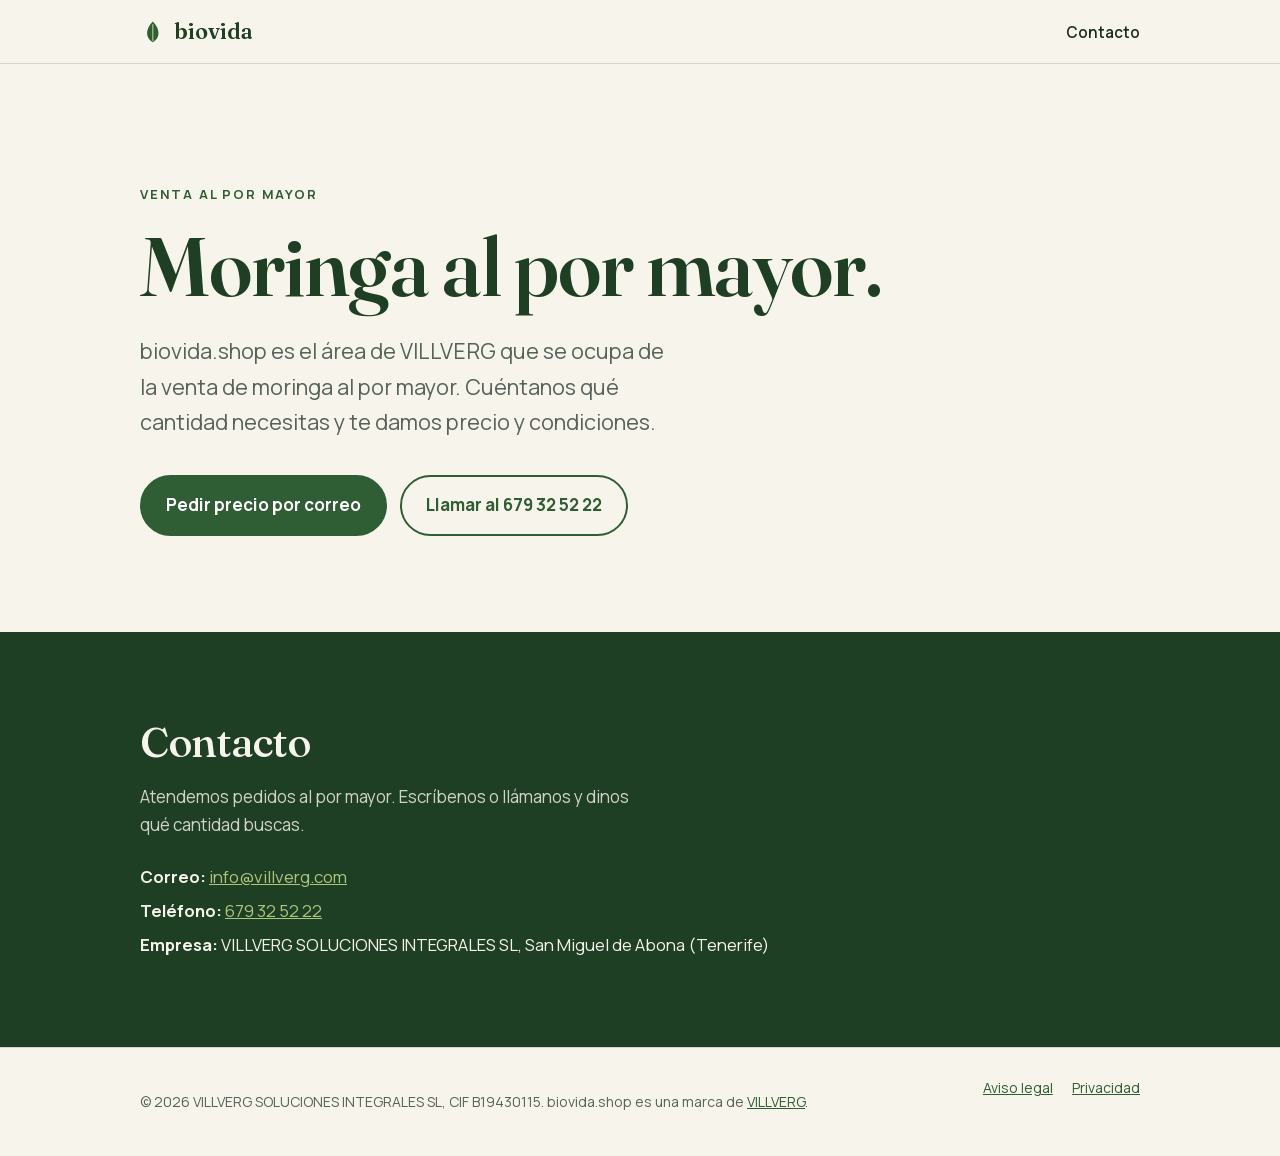
<file: index.html>
<!DOCTYPE html>
<html lang="es">
<head>
<meta charset="utf-8">
<meta name="viewport" content="width=device-width, initial-scale=1">
<title>biovida.shop · Moringa al por mayor</title>
<meta name="description" content="biovida.shop es el área de VILLVERG dedicada a la venta de moringa al por mayor. Pide precio y condiciones por teléfono o correo.">
<meta name="robots" content="index,follow">
<link rel="canonical" href="https://biovida.shop/">
<meta name="theme-color" content="#1f3f24">
<meta property="og:type" content="website">
<meta property="og:site_name" content="biovida.shop">
<meta property="og:locale" content="es_ES">
<meta property="og:title" content="biovida.shop · Moringa al por mayor">
<meta property="og:description" content="biovida.shop es el área de VILLVERG dedicada a la venta de moringa al por mayor. Pide precio y condiciones por teléfono o correo.">
<meta property="og:url" content="https://biovida.shop/">
<link rel="icon" href="/favicon.svg" type="image/svg+xml">
<link rel="preload" as="font" type="font/woff2" href="/assets/fonts/fraunces-latin.woff2" crossorigin>
<link rel="preload" as="font" type="font/woff2" href="/assets/fonts/manrope-latin.woff2" crossorigin>
<link rel="stylesheet" href="/assets/css/biovida.css">
<script type="application/ld+json">
{"@context":"https://schema.org","@type":"Organization","name":"biovida.shop","url":"https://biovida.shop/","description":"Venta de moringa al por mayor.","telephone":"+34679325222","email":"info@villverg.com","parentOrganization":{"@type":"Organization","name":"VILLVERG SOLUCIONES INTEGRALES SL","taxID":"B19430115","url":"https://villverg.com/"}}
</script>
</head>
<body>
<a class="saltar" href="#contenido">Ir al contenido</a>
<header class="cabecera">
  <div class="cabecera-fila">
    <a class="logotipo" href="/" aria-label="biovida.shop, inicio"><svg viewBox="0 0 64 64" aria-hidden="true"><path d="M32 58C14 48 12 26 32 6c20 20 18 42 0 52Z" fill="#2f5d34"/><path d="M32 14v40" stroke="#a9c77e" stroke-width="3" stroke-linecap="round"/></svg> biovida</a>
    <nav class="menu" aria-label="Principal"><a href="/#contacto">Contacto</a></nav>
  </div>
</header>
<main id="contenido">
  <section class="portada">
    <div class="contenedor">
      <p class="etiqueta">Venta al por mayor</p>
      <h1>Moringa al por mayor.</h1>
      <p class="entradilla">biovida.shop es el área de VILLVERG que se ocupa de la venta de moringa al por mayor. Cuéntanos qué cantidad necesitas y te damos precio y condiciones.</p>
      <div class="acciones">
        <a class="boton boton-lleno" href="mailto:info@villverg.com?subject=Moringa%20al%20por%20mayor%20(biovida.shop)">Pedir precio por correo</a>
        <a class="boton boton-borde" href="tel:+34679325222">Llamar al 679 32 52 22</a>
      </div>
    </div>
  </section>
  <section class="franja" id="contacto">
    <div class="contenedor">
      <h2>Contacto</h2>
      <p>Atendemos pedidos al por mayor. Escríbenos o llámanos y dinos qué cantidad buscas.</p>
      <ul class="datos">
        <li><b>Correo:</b> <a href="mailto:info@villverg.com">info@villverg.com</a></li>
        <li><b>Teléfono:</b> <a href="tel:+34679325222">679 32 52 22</a></li>
        <li><b>Empresa:</b> VILLVERG SOLUCIONES INTEGRALES SL, San Miguel de Abona (Tenerife)</li>
      </ul>
    </div>
  </section>
</main>
<footer class="pie">
  <div class="contenedor pie-fila">
    <p>© 2026 VILLVERG SOLUCIONES INTEGRALES SL, CIF B19430115. biovida.shop es una marca de <a href="https://villverg.com/">VILLVERG</a>.</p>
    <nav aria-label="Información legal"><a href="/aviso-legal.html">Aviso legal</a><a href="/privacidad.html">Privacidad</a></nav>
  </div>
</footer>
</body>
</html>
</file>
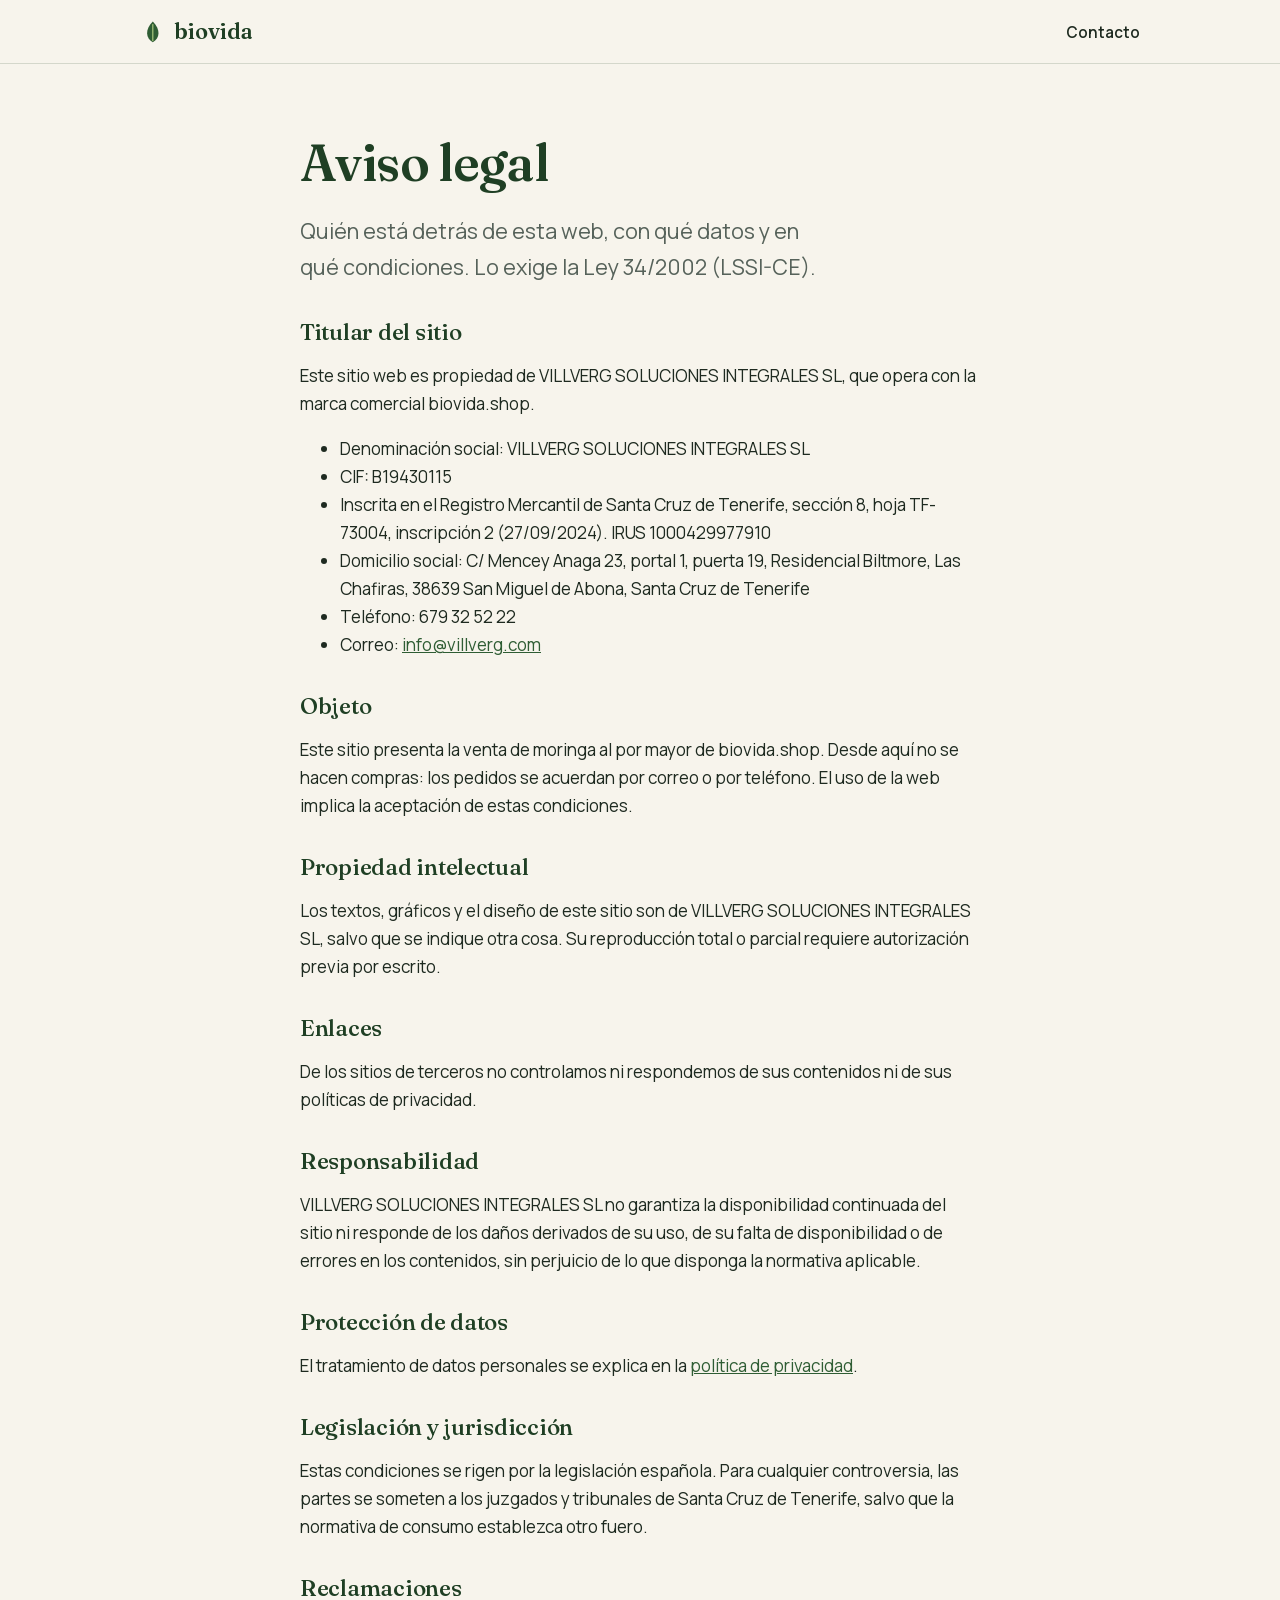
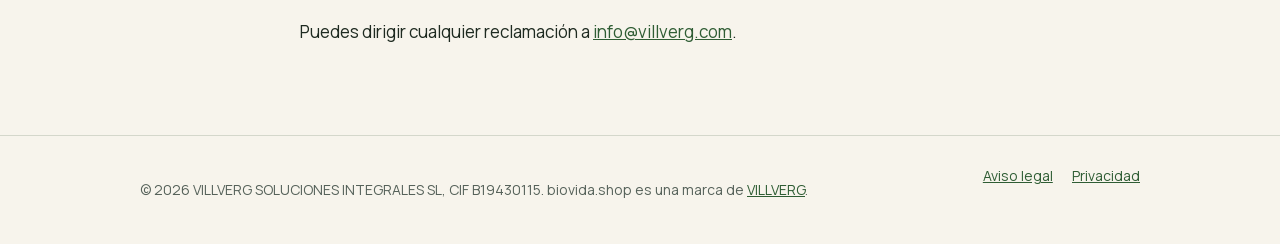
<file: aviso-legal.html>
<!DOCTYPE html>
<html lang="es">
<head>
<meta charset="utf-8">
<meta name="viewport" content="width=device-width, initial-scale=1">
<title>Aviso legal · biovida.shop</title>
<meta name="description" content="Aviso legal de biovida.shop, marca de VILLVERG SOLUCIONES INTEGRALES SL.">
<meta name="robots" content="noindex,follow">
<link rel="canonical" href="https://biovida.shop/aviso-legal.html">
<meta name="theme-color" content="#1f3f24">
<meta property="og:type" content="website">
<meta property="og:site_name" content="biovida.shop">
<meta property="og:locale" content="es_ES">
<meta property="og:title" content="Aviso legal · biovida.shop">
<meta property="og:description" content="Aviso legal de biovida.shop, marca de VILLVERG SOLUCIONES INTEGRALES SL.">
<meta property="og:url" content="https://biovida.shop/aviso-legal.html">
<link rel="icon" href="/favicon.svg" type="image/svg+xml">
<link rel="preload" as="font" type="font/woff2" href="/assets/fonts/fraunces-latin.woff2" crossorigin>
<link rel="preload" as="font" type="font/woff2" href="/assets/fonts/manrope-latin.woff2" crossorigin>
<link rel="stylesheet" href="/assets/css/biovida.css">
</head>
<body>
<a class="saltar" href="#contenido">Ir al contenido</a>
<header class="cabecera">
  <div class="cabecera-fila">
    <a class="logotipo" href="/" aria-label="biovida.shop, inicio"><svg viewBox="0 0 64 64" aria-hidden="true"><path d="M32 58C14 48 12 26 32 6c20 20 18 42 0 52Z" fill="#2f5d34"/><path d="M32 14v40" stroke="#a9c77e" stroke-width="3" stroke-linecap="round"/></svg> biovida</a>
    <nav class="menu" aria-label="Principal"><a href="/#contacto">Contacto</a></nav>
  </div>
</header>
<main id="contenido" class="legal">
  <div class="contenedor">
    <h1>Aviso legal</h1>
    <p class="entradilla">Quién está detrás de esta web, con qué datos y en qué condiciones. Lo exige la Ley 34/2002 (LSSI-CE).</p>
    <h2>Titular del sitio</h2>
    <p>Este sitio web es propiedad de VILLVERG SOLUCIONES INTEGRALES SL, que opera con la marca comercial biovida.shop.</p>
    <ul>
      <li>Denominación social: VILLVERG SOLUCIONES INTEGRALES SL</li>
      <li>CIF: B19430115</li>
      <li>Inscrita en el Registro Mercantil de Santa Cruz de Tenerife, sección 8, hoja TF-73004, inscripción 2 (27/09/2024). IRUS 1000429977910</li>
      <li>Domicilio social: C/ Mencey Anaga 23, portal 1, puerta 19, Residencial Biltmore, Las Chafiras, 38639 San Miguel de Abona, Santa Cruz de Tenerife</li>
      <li>Teléfono: 679 32 52 22</li>
      <li>Correo: <a href="mailto:info@villverg.com">info@villverg.com</a></li>
    </ul>
    <h2>Objeto</h2>
    <p>Este sitio presenta la venta de moringa al por mayor de biovida.shop. Desde aquí no se hacen compras: los pedidos se acuerdan por correo o por teléfono. El uso de la web implica la aceptación de estas condiciones.</p>
    <h2>Propiedad intelectual</h2>
    <p>Los textos, gráficos y el diseño de este sitio son de VILLVERG SOLUCIONES INTEGRALES SL, salvo que se indique otra cosa. Su reproducción total o parcial requiere autorización previa por escrito.</p>
    <h2>Enlaces</h2>
    <p>De los sitios de terceros no controlamos ni respondemos de sus contenidos ni de sus políticas de privacidad.</p>
    <h2>Responsabilidad</h2>
    <p>VILLVERG SOLUCIONES INTEGRALES SL no garantiza la disponibilidad continuada del sitio ni responde de los daños derivados de su uso, de su falta de disponibilidad o de errores en los contenidos, sin perjuicio de lo que disponga la normativa aplicable.</p>
    <h2>Protección de datos</h2>
    <p>El tratamiento de datos personales se explica en la <a href="/privacidad.html">política de privacidad</a>.</p>
    <h2>Legislación y jurisdicción</h2>
    <p>Estas condiciones se rigen por la legislación española. Para cualquier controversia, las partes se someten a los juzgados y tribunales de Santa Cruz de Tenerife, salvo que la normativa de consumo establezca otro fuero.</p>
    <h2>Reclamaciones</h2>
    <p>Puedes dirigir cualquier reclamación a <a href="mailto:info@villverg.com">info@villverg.com</a>.</p>
  </div>
</main>
<footer class="pie">
  <div class="contenedor pie-fila">
    <p>© 2026 VILLVERG SOLUCIONES INTEGRALES SL, CIF B19430115. biovida.shop es una marca de <a href="https://villverg.com/">VILLVERG</a>.</p>
    <nav aria-label="Información legal"><a href="/aviso-legal.html">Aviso legal</a><a href="/privacidad.html">Privacidad</a></nav>
  </div>
</footer>
</body>
</html>
</file>
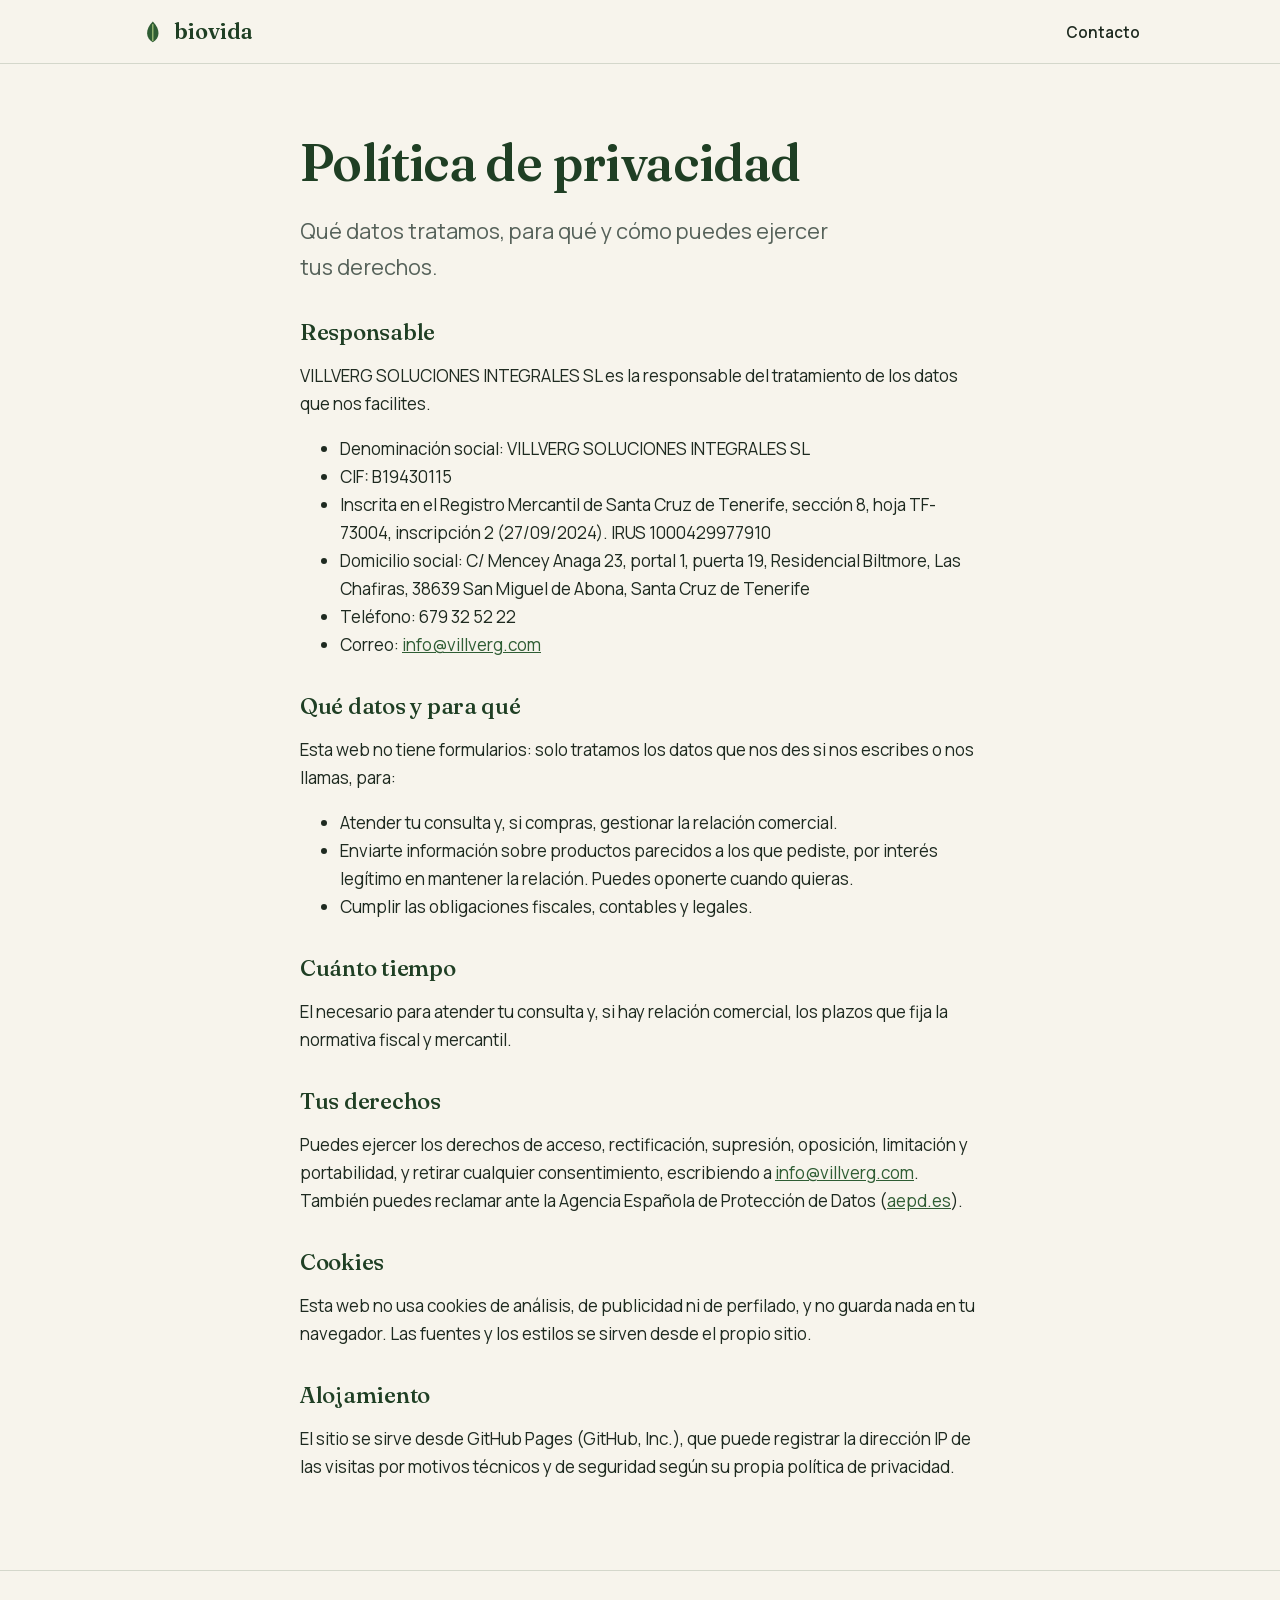
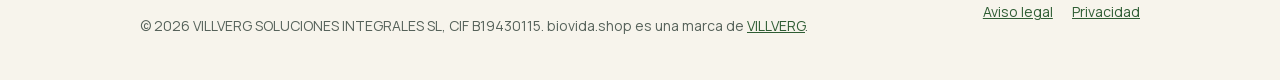
<file: privacidad.html>
<!DOCTYPE html>
<html lang="es">
<head>
<meta charset="utf-8">
<meta name="viewport" content="width=device-width, initial-scale=1">
<title>Política de privacidad · biovida.shop</title>
<meta name="description" content="Política de privacidad de biovida.shop, marca de VILLVERG SOLUCIONES INTEGRALES SL.">
<meta name="robots" content="noindex,follow">
<link rel="canonical" href="https://biovida.shop/privacidad.html">
<meta name="theme-color" content="#1f3f24">
<meta property="og:type" content="website">
<meta property="og:site_name" content="biovida.shop">
<meta property="og:locale" content="es_ES">
<meta property="og:title" content="Política de privacidad · biovida.shop">
<meta property="og:description" content="Política de privacidad de biovida.shop, marca de VILLVERG SOLUCIONES INTEGRALES SL.">
<meta property="og:url" content="https://biovida.shop/privacidad.html">
<link rel="icon" href="/favicon.svg" type="image/svg+xml">
<link rel="preload" as="font" type="font/woff2" href="/assets/fonts/fraunces-latin.woff2" crossorigin>
<link rel="preload" as="font" type="font/woff2" href="/assets/fonts/manrope-latin.woff2" crossorigin>
<link rel="stylesheet" href="/assets/css/biovida.css">
</head>
<body>
<a class="saltar" href="#contenido">Ir al contenido</a>
<header class="cabecera">
  <div class="cabecera-fila">
    <a class="logotipo" href="/" aria-label="biovida.shop, inicio"><svg viewBox="0 0 64 64" aria-hidden="true"><path d="M32 58C14 48 12 26 32 6c20 20 18 42 0 52Z" fill="#2f5d34"/><path d="M32 14v40" stroke="#a9c77e" stroke-width="3" stroke-linecap="round"/></svg> biovida</a>
    <nav class="menu" aria-label="Principal"><a href="/#contacto">Contacto</a></nav>
  </div>
</header>
<main id="contenido" class="legal">
  <div class="contenedor">
    <h1>Política de privacidad</h1>
    <p class="entradilla">Qué datos tratamos, para qué y cómo puedes ejercer tus derechos.</p>
    <h2>Responsable</h2>
    <p>VILLVERG SOLUCIONES INTEGRALES SL es la responsable del tratamiento de los datos que nos facilites.</p>
    <ul>
      <li>Denominación social: VILLVERG SOLUCIONES INTEGRALES SL</li>
      <li>CIF: B19430115</li>
      <li>Inscrita en el Registro Mercantil de Santa Cruz de Tenerife, sección 8, hoja TF-73004, inscripción 2 (27/09/2024). IRUS 1000429977910</li>
      <li>Domicilio social: C/ Mencey Anaga 23, portal 1, puerta 19, Residencial Biltmore, Las Chafiras, 38639 San Miguel de Abona, Santa Cruz de Tenerife</li>
      <li>Teléfono: 679 32 52 22</li>
      <li>Correo: <a href="mailto:info@villverg.com">info@villverg.com</a></li>
    </ul>
    <h2>Qué datos y para qué</h2>
    <p>Esta web no tiene formularios: solo tratamos los datos que nos des si nos escribes o nos llamas, para:</p>
    <ul>
      <li>Atender tu consulta y, si compras, gestionar la relación comercial.</li>
      <li>Enviarte información sobre productos parecidos a los que pediste, por interés legítimo en mantener la relación. Puedes oponerte cuando quieras.</li>
      <li>Cumplir las obligaciones fiscales, contables y legales.</li>
    </ul>
    <h2>Cuánto tiempo</h2>
    <p>El necesario para atender tu consulta y, si hay relación comercial, los plazos que fija la normativa fiscal y mercantil.</p>
    <h2>Tus derechos</h2>
    <p>Puedes ejercer los derechos de acceso, rectificación, supresión, oposición, limitación y portabilidad, y retirar cualquier consentimiento, escribiendo a <a href="mailto:info@villverg.com">info@villverg.com</a>. También puedes reclamar ante la Agencia Española de Protección de Datos (<a href="https://www.aepd.es" rel="noopener">aepd.es</a>).</p>
    <h2>Cookies</h2>
    <p>Esta web no usa cookies de análisis, de publicidad ni de perfilado, y no guarda nada en tu navegador. Las fuentes y los estilos se sirven desde el propio sitio.</p>
    <h2>Alojamiento</h2>
    <p>El sitio se sirve desde GitHub Pages (GitHub, Inc.), que puede registrar la dirección IP de las visitas por motivos técnicos y de seguridad según su propia política de privacidad.</p>
  </div>
</main>
<footer class="pie">
  <div class="contenedor pie-fila">
    <p>© 2026 VILLVERG SOLUCIONES INTEGRALES SL, CIF B19430115. biovida.shop es una marca de <a href="https://villverg.com/">VILLVERG</a>.</p>
    <nav aria-label="Información legal"><a href="/aviso-legal.html">Aviso legal</a><a href="/privacidad.html">Privacidad</a></nav>
  </div>
</footer>
</body>
</html>
</file>
<file: assets/css/biovida.css>
/* biovida.shop: una sola hoja, sin dependencias externas. */
@font-face{font-family:'Fraunces';font-style:normal;font-weight:400 700;font-display:swap;src:url('../fonts/fraunces-latin.woff2') format('woff2')}
@font-face{font-family:'Manrope';font-style:normal;font-weight:300 800;font-display:swap;src:url('../fonts/manrope-latin.woff2') format('woff2')}
:root{--hoja:#2f5d34;--hoja-honda:#1f3f24;--brote:#a9c77e;--crema:#f7f4ec;--arena:#ebe5d6;--tinta:#1e2a20;--tinta-suave:#56625a;--linea:rgba(31,63,36,.16)}
*{box-sizing:border-box}
html{-webkit-text-size-adjust:100%}
body{margin:0;background:var(--crema);color:var(--tinta);font:400 1.0625rem/1.65 'Manrope','Helvetica Neue',Arial,sans-serif}
a{color:var(--hoja)}
a:focus-visible,.boton:focus-visible{outline:3px solid var(--brote);outline-offset:3px}
.saltar{position:absolute;left:-999px;top:0;background:var(--tinta);color:#fff;padding:.6rem 1rem;z-index:10}
.saltar:focus{left:1rem}
.contenedor{max-width:1080px;margin:0 auto;padding:0 clamp(1.25rem,4vw,2.5rem)}
.cabecera{border-bottom:1px solid var(--linea)}
.cabecera-fila{max-width:1080px;margin:0 auto;padding:1.1rem clamp(1.25rem,4vw,2.5rem);display:flex;align-items:center;justify-content:space-between;gap:1rem}
.logotipo{font:600 1.35rem/1 'Fraunces',Georgia,serif;color:var(--hoja-honda);text-decoration:none;display:inline-flex;align-items:center;gap:.5rem}
.logotipo svg{width:1.6rem;height:1.6rem}
.menu a{font-weight:600;font-size:.95rem;text-decoration:none;color:var(--tinta)}
.portada{padding:clamp(3.5rem,10vw,7.5rem) 0 clamp(3rem,8vw,6rem)}
.etiqueta{font-size:.8125rem;font-weight:700;letter-spacing:.14em;text-transform:uppercase;color:var(--hoja);margin:0 0 1rem}
h1,h2{font-family:'Fraunces',Georgia,'Times New Roman',serif;color:var(--hoja-honda);letter-spacing:-.012em}
h1{font-size:clamp(2.6rem,1.6rem + 5vw,5.25rem);font-weight:600;line-height:1.04;margin:0 0 1.5rem;max-width:14ch}
h2{font-size:clamp(1.8rem,1.3rem + 2vw,2.6rem);font-weight:500;line-height:1.1;margin:0 0 1rem}
.entradilla{font-size:clamp(1.15rem,1rem + .5vw,1.35rem);color:var(--tinta-suave);max-width:38ch;margin:0 0 2.2rem}
.acciones{display:flex;flex-wrap:wrap;gap:.8rem}
.boton{display:inline-block;padding:.9rem 1.5rem;border-radius:999px;font-weight:700;text-decoration:none;border:2px solid var(--hoja)}
.boton-lleno{background:var(--hoja);color:#fff}
.boton-lleno:hover{background:var(--hoja-honda);border-color:var(--hoja-honda)}
.boton-borde{color:var(--hoja)}
.boton-borde:hover{background:var(--arena)}
.franja{background:var(--hoja-honda);color:var(--crema);padding:clamp(3rem,8vw,5.5rem) 0}
.franja h2{color:var(--crema)}
.franja p{color:rgba(247,244,236,.82);max-width:52ch}
.franja a{color:var(--brote)}
.datos{list-style:none;padding:0;margin:1.5rem 0 0;display:grid;gap:.4rem;font-size:1.05rem}
.datos b{color:var(--crema)}
.pie{border-top:1px solid var(--linea);padding:1.8rem 0;font-size:.875rem;color:var(--tinta-suave)}
.pie-fila{display:flex;flex-wrap:wrap;justify-content:space-between;gap:1rem}
.pie nav{display:flex;gap:1.2rem}
.legal{padding:clamp(2.5rem,6vw,4.5rem) 0}
.legal .contenedor{max-width:760px}
.legal h1{font-size:clamp(2.2rem,1.6rem + 2.5vw,3.2rem);max-width:none}
.legal h2{font-size:1.4rem;margin-top:2.2rem}
@media (max-width:540px){.boton{width:100%;text-align:center}}
@media (prefers-reduced-motion:no-preference){.boton{transition:background .15s}}
</file>
